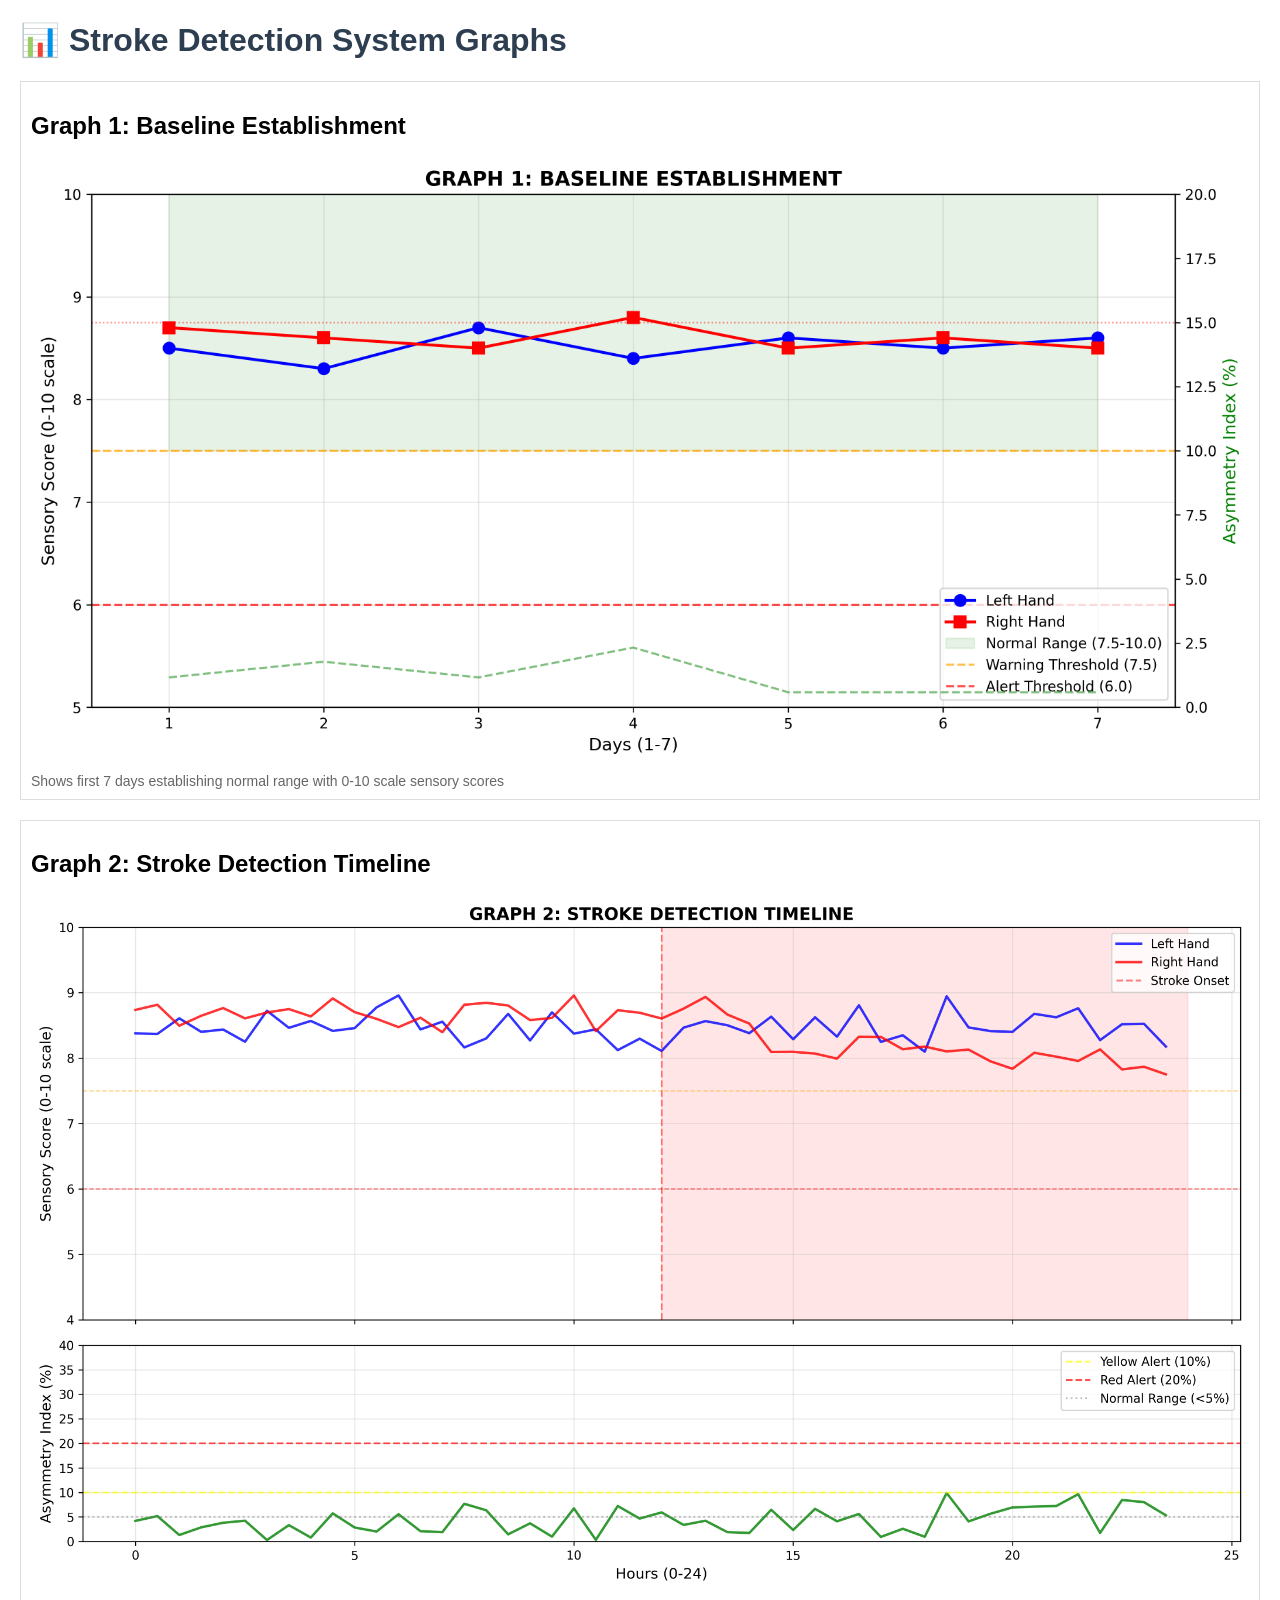
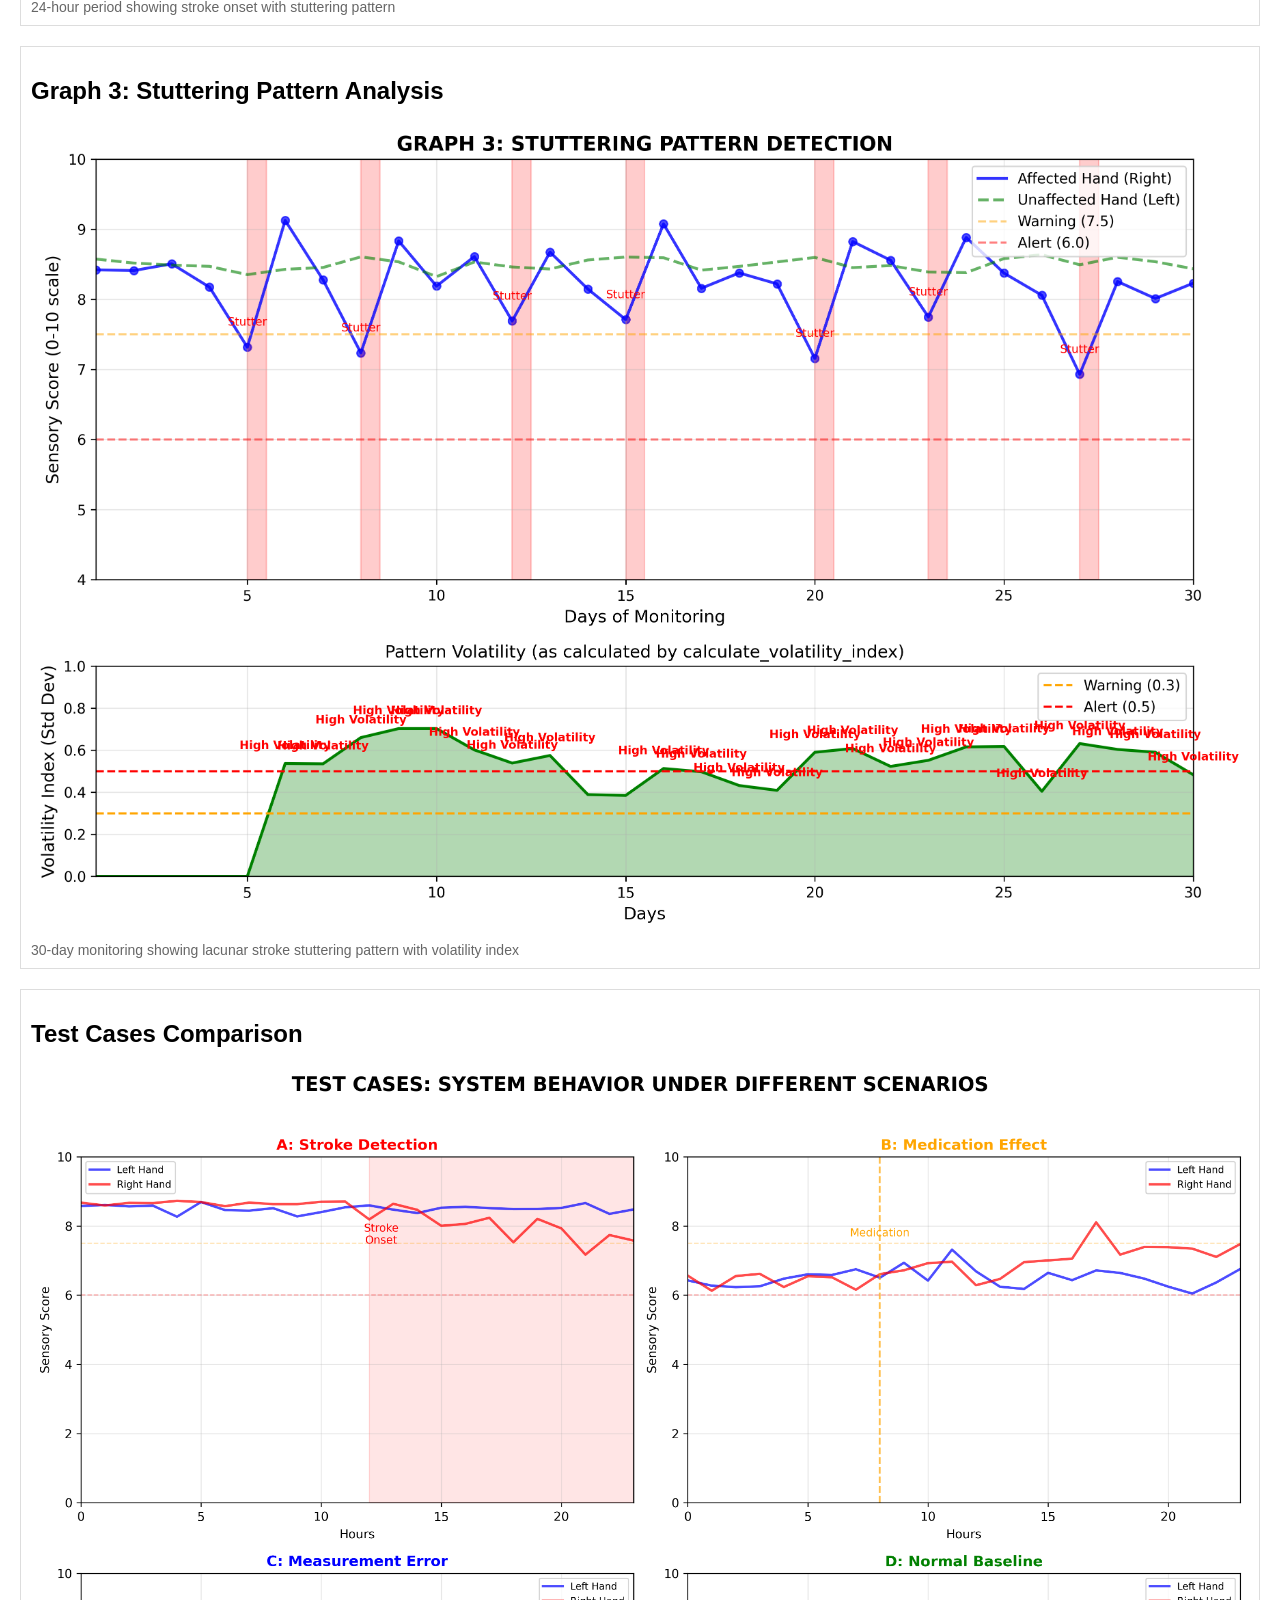
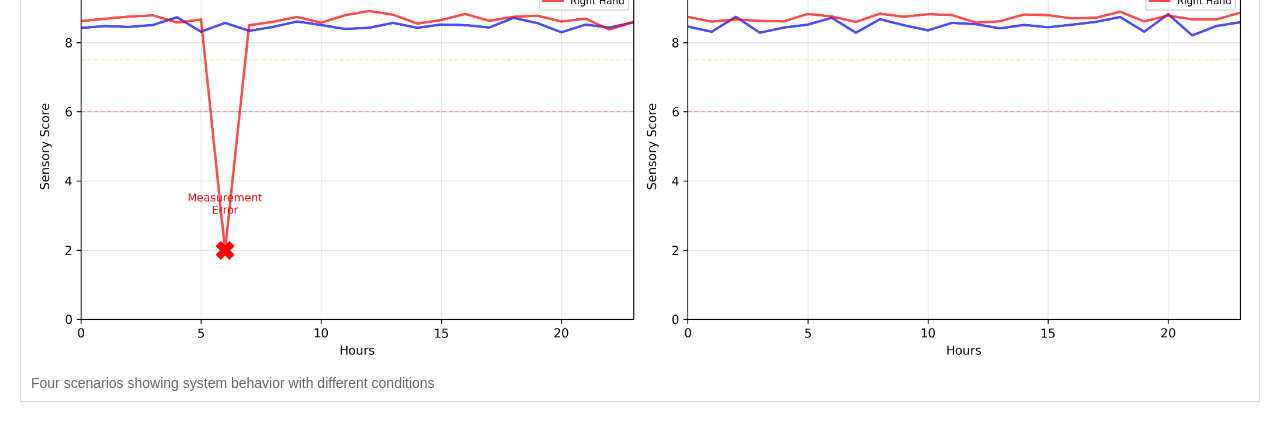
<file: tests/graphs_output/index.html>
<!DOCTYPE html>
<html>
<head>
    <title>Stroke Detection System Graphs</title>
    <style>
        body { font-family: Arial, sans-serif; margin: 20px; }
        h1 { color: #2c3e50; }
        .graph { margin: 20px 0; border: 1px solid #ddd; padding: 10px; }
        .graph img { max-width: 100%; height: auto; }
        .caption { color: #666; font-size: 14px; margin-top: 5px; }
    </style>
</head>
<body>
    <h1>📊 Stroke Detection System Graphs</h1>

    <div class="graph">
        <h2>Graph 1: Baseline Establishment</h2>
        <img src="graph1_baseline.png" alt="Baseline Graph">
        <div class="caption">Shows first 7 days establishing normal range with 0-10 scale sensory scores</div>
    </div>
    
    <div class="graph">
        <h2>Graph 2: Stroke Detection Timeline</h2>
        <img src="graph2_stroke_timeline.png" alt="Stroke Timeline Graph">
        <div class="caption">24-hour period showing stroke onset with stuttering pattern</div>
    </div>
    
    <div class="graph">
        <h2>Graph 3: Stuttering Pattern Analysis</h2>
        <img src="graph3_stuttering_corrected.png" alt="Stuttering Pattern Graph">
        <div class="caption">30-day monitoring showing lacunar stroke stuttering pattern with volatility index</div>
    </div>
    
    <div class="graph">
        <h2>Test Cases Comparison</h2>
        <img src="test_cases_corrected.png" alt="Test Cases Graph">
        <div class="caption">Four scenarios showing system behavior with different conditions</div>
    </div>
</body>
</html>
</file>
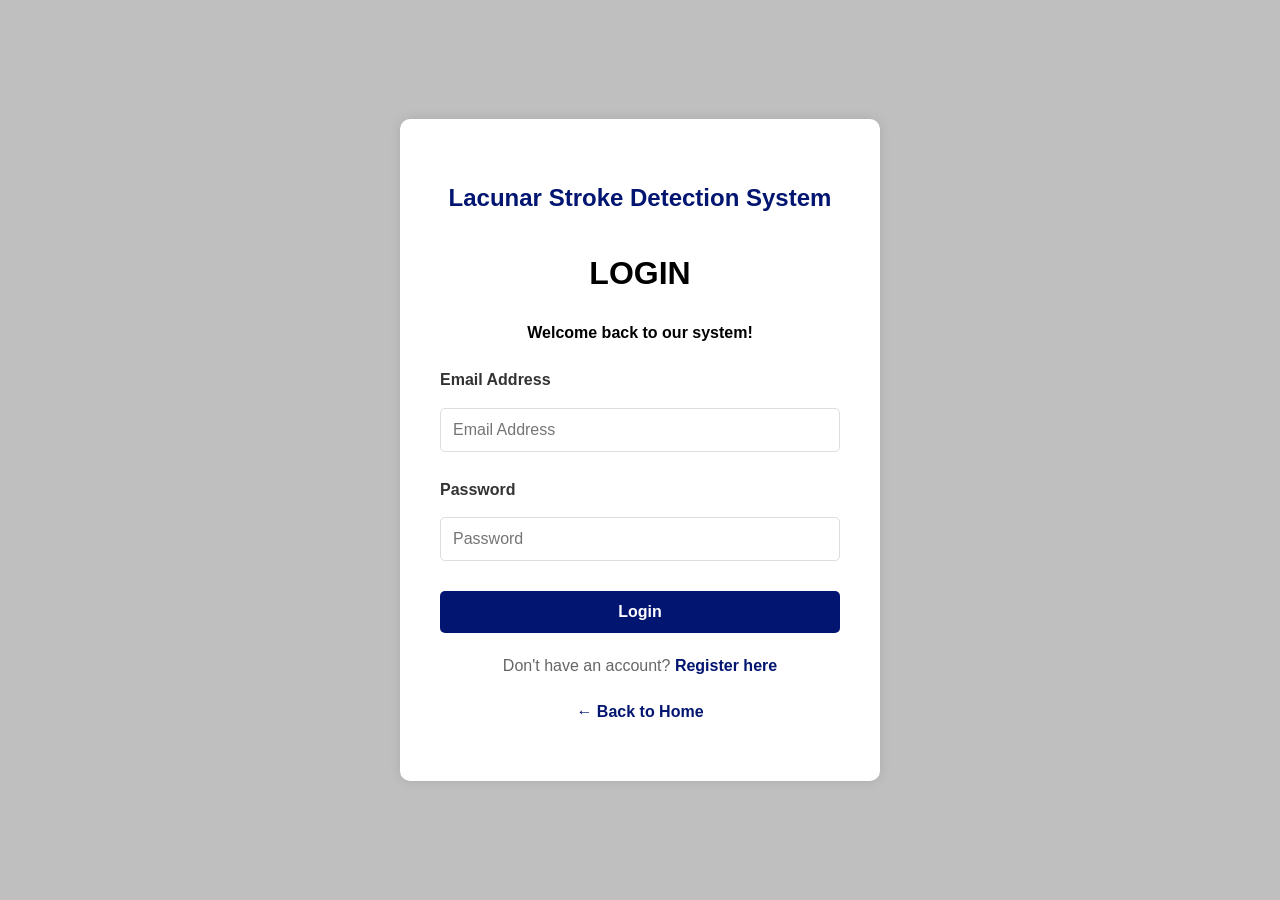
<file: src/web/templates/login.html>
<!DOCTYPE html>
<html lang="en">
<head>
    <meta charset="UTF-8">
    <title>Login - Lacunar Stroke Detection</title>
    <link rel="stylesheet" href="../static/style.css">
    <style>
        body {
            background-color: #bfbfbf;
            display: flex;
            justify-content: center;
            align-items: center;
            height: 100vh;
            margin: 0;
            font-family: Arial, sans-serif;
        }

        .login-container {
            background-color: white;
            padding: 40px;
            border-radius: 10px;
            box-shadow: 0 0 12px rgba(0,0,0,0.1);
            width: 400px;
            text-align: center;
        }

        .login-container h2 {
            color: #021571;
            margin-bottom: 30px;
        }

        .login-container input {
            width: 100%;
            padding: 12px;
            margin: 10px 0;
            border: 1px solid #ddd;
            border-radius: 5px;
            box-sizing: border-box;
            font-size: 16px;
        }

        .login-container button {
            width: 100%;
            padding: 12px;
            background-color: #021571;
            color: white;
            border: none;
            border-radius: 5px;
            font-size: 16px;
            cursor: pointer;
            margin-top: 20px;
        }

        .login-container button:hover {
            background-color: #ff4800;
        }

        .login-container p {
            margin-top: 20px;
            color: #666;
        }

        .login-container a {
            color: #021571;
            text-decoration: none;
            font-weight: bold;
        }

        .login-container a:hover {
            text-decoration: underline;
        }

        .error-message {
            color: #ff0000;
            background-color: #ffe6e6;
            padding: 10px;
            border-radius: 5px;
            margin-bottom: 15px;
            display: none;
        }

        .error-message.show {
            display: block;
        }

        form label {
            display: block;
            margin-bottom: 5px;
            font-weight: bold;
            color: #333;
            font-size: 16px;
            text-align: left;
        }
    </style>
</head>
<body>
<div class="login-container">
    <h2>Lacunar Stroke Detection System</h2>
    <h1><b>LOGIN</b></h1>
    <h4>Welcome back to our system!</h4>

    <div id="errorMessage" class="error-message"></div>

    <form id="loginForm" action="/login" method="post">
        <label>Email Address</label>
        <input type="email" name="email" placeholder="Email Address" required>

        <label>Password</label>
        <input type="password" name="password" placeholder="Password" required>
        <button type="submit">Login</button>
    </form>

    <p>Don't have an account? <a href="/register">Register here</a></p>
    <p><a href="/">← Back to Home</a></p>
</div>

<script>
    document.getElementById('loginForm').addEventListener('submit', async function(e) {
        e.preventDefault();

        const formData = new FormData(this);
        const errorDiv = document.getElementById('errorMessage');

        try {
            const response = await fetch('/login', {
                method: 'POST',
                body: formData
            });

            const data = await response.json();

            if (data.success) {
                window.location.href = data.redirect;
            } else {
                errorDiv.textContent = data.message || 'Login failed';
                errorDiv.classList.add('show');
            }
        } catch (error) {
            errorDiv.textContent = 'Network error. Please try again.';
            errorDiv.classList.add('show');
        }
    });
</script>
</body>
</html>
</file>
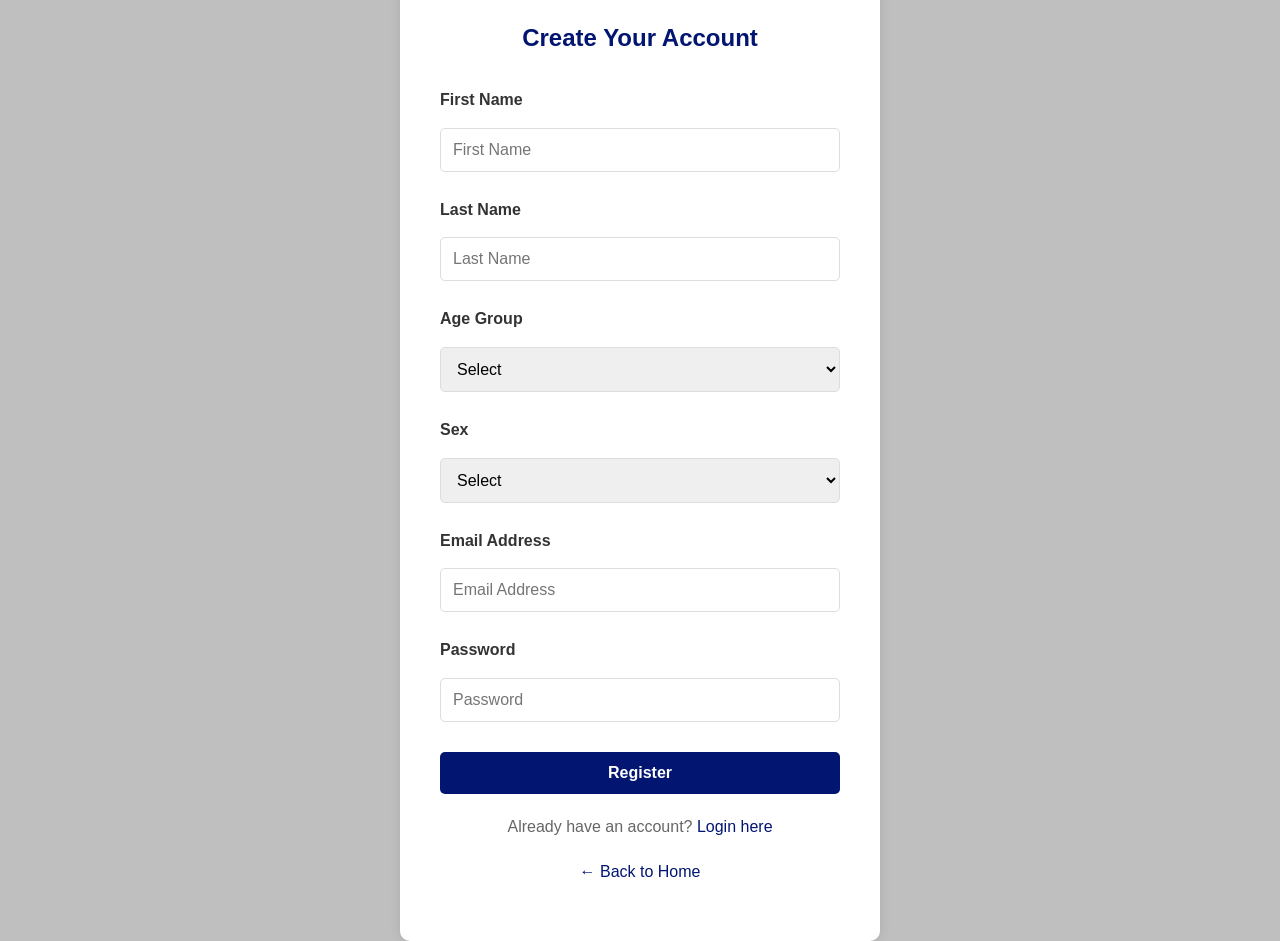
<file: src/web/templates/register.html>
<!DOCTYPE html>
<html lang="en">
<head>
    <meta charset="UTF-8">
    <title>Register - Lacunar Stroke Detection</title>
    <link rel="stylesheet" href="../static/style.css">
    <style>
        body {
            background-color: #bfbfbf;
            display: flex;
            justify-content: center;
            align-items: center;
            height: 100vh;
            margin: 0;
            font-family: Arial, sans-serif;
        }

        .register-container {
            background-color: white;
            padding: 40px;
            border-radius: 10px;
            box-shadow: 0 0 12px rgba(0,0,0,0.1);
            width: 400px;
            text-align: center;
        }

        .register-container h2 {
            color: #021571;
            margin-bottom: 30px;
        }

        .register-container input,
        .register-container select {
            width: 100%;
            padding: 12px;
            margin: 10px 0;
            border: 1px solid #ddd;
            border-radius: 5px;
            box-sizing: border-box;
            font-size: 16px;
        }

        .register-container button {
            width: 100%;
            padding: 12px;
            background-color: #021571;
            color: white;
            border: none;
            border-radius: 5px;
            font-size: 16px;
            cursor: pointer;
            margin-top: 20px;
        }

        .register-container button:hover {
            background-color: #ff4800;
        }

        .register-container p {
            margin-top: 20px;
            color: #666;
        }

        .register-container a {
            color: #021571;
            text-decoration: none;
        }

        .register-container a:hover {
            text-decoration: underline;
        }

        .error-message {
            color: #ff0000;
            background-color: #ffe6e6;
            padding: 10px;
            border-radius: 5px;
            margin-bottom: 15px;
            display: none;
        }

        .error-message.show {
            display: block;
        }

        form {
            text-align: left;
        }

        form label {
            display: block;
            margin-bottom: 5px;
            font-weight: bold;
            color: #333;
            font-size: 16px;
            text-align: left;
        }
    </style>
</head>
<body>
<div class="register-container">
    <h2><b>Create Your Account</b></h2>

    <div id="errorMessage" class="error-message"></div>

    <form id="registerForm" action="/register" method="post">
        <label>First Name</label>
        <input type="text" name="firstName" placeholder="First Name" required>

        <label>Last Name</label>
        <input type="text" name="lastName" placeholder="Last Name" required>

        <label>Age Group</label>
        <select name="age" required>
            <option value="" disabled selected>Select</option>
            <option value="30-39">30-39</option>
            <option value="40–49">40–49</option>
            <option value="50–59">50–59</option>
            <option value="60–69">60–69</option>
            <option value="70–79">70–79</option>
            <option value="80+">80+</option>
        </select>

        <label>Sex</label>
        <select name="sex" required>
            <option value="" disabled selected>Select</option>
            <option value="Male">Male</option>
            <option value="Female">Female</option>
        </select>

        <label>Email Address</label>
        <input type="email" name="email" placeholder="Email Address" required>

        <label>Password</label>
        <input type="password" name="password" placeholder="Password" required>
        <button type="submit">Register</button>
    </form>

    <p>Already have an account? <a href="/login">Login here</a></p>
    <p><a href="/">← Back to Home</a></p>
</div>

<script>
    document.getElementById('registerForm').addEventListener('submit', async function(e) {
        e.preventDefault();

        const formData = new FormData(this);
        const errorDiv = document.getElementById('errorMessage');

        try {
            const response = await fetch('/register', {
                method: 'POST',
                body: formData
            });

            const data = await response.json();

            if (data.success) {
                window.location.href = data.redirect;
            } else {
                errorDiv.textContent = data.message || 'Registration failed';
                errorDiv.classList.add('show');
            }
        } catch (error) {
            errorDiv.textContent = 'Network error. Please try again.';
            errorDiv.classList.add('show');
        }
    });
</script>
</body>
</html>
</file>
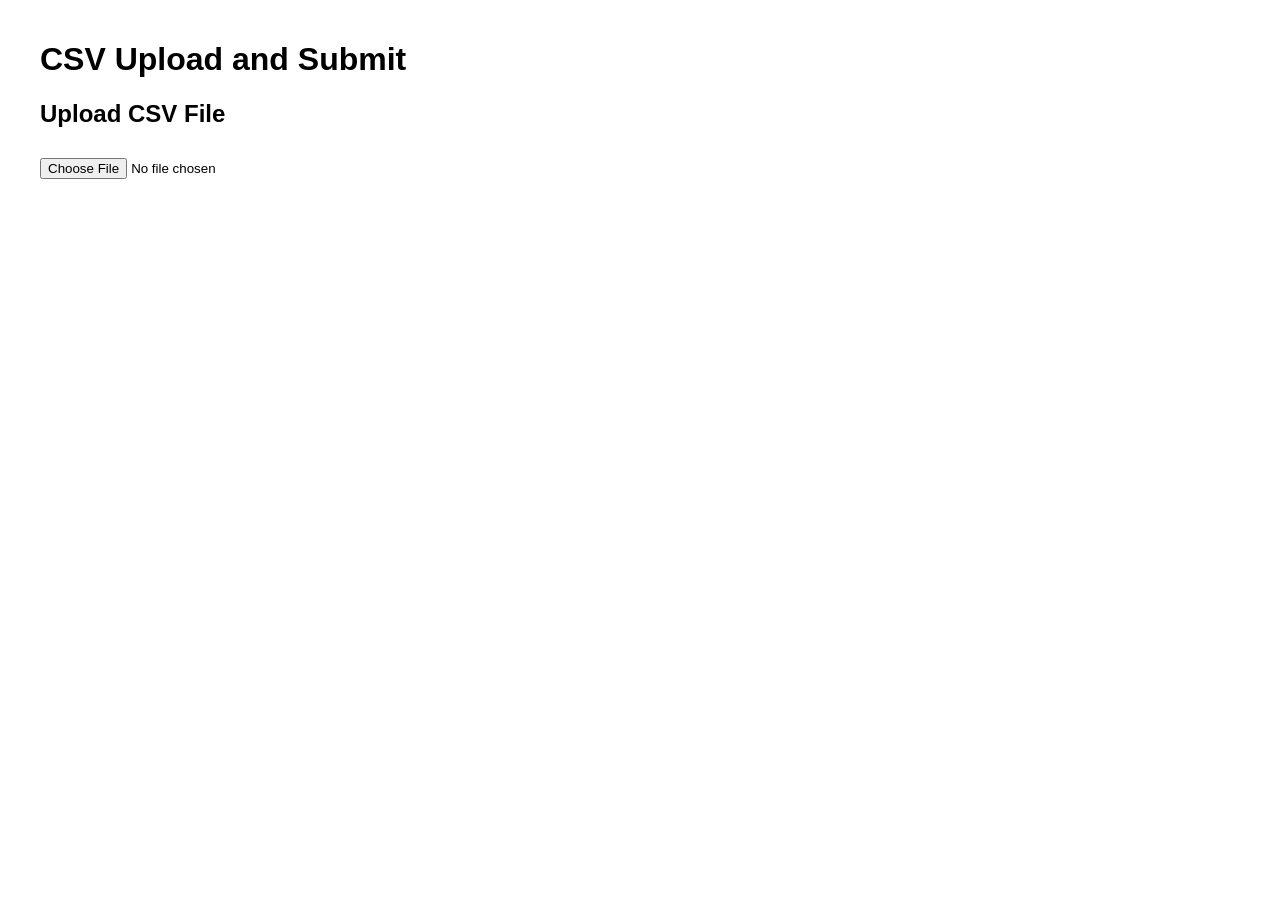
<file: src/web/templates/upload_dataset.html>
<!DOCTYPE html>
<html lang="en">
<head>
    <meta charset="UTF-8">
    <title>CSV Upload</title>
    <style>
        body {
            font-family: Arial, sans-serif;
            max-width: 1200px;
            margin: 0 auto;
            padding: 20px;
        }

        .upload-section {
            margin: 20px 0;
        }

        input[type="file"] {
            margin: 10px 0;
        }

        table {
            width: 100%;
            border-collapse: collapse;
            margin: 20px 0;
            display: none;
        }

        table.show {
            display: table;
        }

        th, td {
            border: 1px solid #ddd;
            padding: 8px;
            text-align: left;
        }

        th {
            background-color: #4CAF50;
            color: white;
        }

        tr:nth-child(even) {
            background-color: #f2f2f2;
        }

        button {
            background-color: #4CAF50;
            color: white;
            padding: 10px 20px;
            border: none;
            cursor: pointer;
            font-size: 16px;
            margin: 10px 0;
            display: none;
        }

        button.show {
            display: inline-block;
        }

        button:hover {
            background-color: #45a049;
        }

        button:disabled {
            background-color: #cccccc;
            cursor: not-allowed;
        }

        .message {
            padding: 10px;
            margin: 10px 0;
            border-radius: 4px;
        }

        .success {
            background-color: #d4edda;
            color: #155724;
            border: 1px solid #c3e6cb;
        }

        .error {
            background-color: #f8d7da;
            color: #721c24;
            border: 1px solid #f5c6cb;
        }
    </style>
</head>
<body>

<h1>CSV Upload and Submit</h1>

<div class="upload-section">
    <h2>Upload CSV File</h2>
    <input type="file" id="csvFile" accept=".csv"/>
</div>

<div id="messageContainer"></div>

<table id="dataTable">
    <thead id="tableHeader"></thead>
    <tbody id="tableBody"></tbody>
</table>

<button id="submitBtn" onclick="submitData()">Submit to Backend</button>

<script>
    let csvData = [];

    document.getElementById('csvFile').addEventListener('change', function (e) {
        const file = e.target.files[0];
        if (!file) return;

        const reader = new FileReader();
        reader.onload = function (e) {
            const text = e.target.result;
            parseCSV(text);
        };
        reader.readAsText(file);
    });

    function parseCSV(text) {
        const lines = text.split('\n').filter(line => line.trim() !== '');
        if (lines.length === 0) {
            showMessage('CSV file is empty', 'error');
            return;
        }

        csvData = [];
        const headers = lines[0].split(',').map(h => h.trim());

        for (let i = 1; i < lines.length; i++) {
            const values = lines[i].split(',').map(v => v.trim());
            const row = {};
            headers.forEach((header, index) => {
                row[header] = values[index] || '';
            });
            csvData.push(row);
        }

        displayTable(headers, csvData);
        showMessage('CSV loaded successfully! ' + csvData.length + ' rows found.', 'success');
    }

    function displayTable(headers, data) {
        const table = document.getElementById('dataTable');
        const thead = document.getElementById('tableHeader');
        const tbody = document.getElementById('tableBody');

        // Clear existing content
        thead.innerHTML = '';
        tbody.innerHTML = '';

        // Create header row
        const headerRow = document.createElement('tr');
        headers.forEach(header => {
            const th = document.createElement('th');
            th.textContent = header;
            headerRow.appendChild(th);
        });
        thead.appendChild(headerRow);

        // Create data rows
        data.forEach(row => {
            const tr = document.createElement('tr');
            headers.forEach(header => {
                const td = document.createElement('td');
                td.textContent = row[header] || '';
                tr.appendChild(td);
            });
            tbody.appendChild(tr);
        });

        // Show table and submit button
        table.classList.add('show');
        document.getElementById('submitBtn').classList.add('show');
    }

    function submitData() {
        if (csvData.length === 0) {
            showMessage('No data to submit', 'error');
            return;
        }

        const submitBtn = document.getElementById('submitBtn');
        submitBtn.disabled = true;
        submitBtn.textContent = 'Submitting...';

        console.log(csvData)
        fetch('/api/upload-csv', {
            method: 'POST',
            headers: {
                'Content-Type': 'application/json',
            },
            body: JSON.stringify({data: csvData})
        })
            .then(response => response.json())
            .then(data => {
                showMessage('Data submitted successfully!', 'success');
                console.log('Success:', data);
            })
            .catch((error) => {
                showMessage('Error submitting data: ' + error.message, 'error');
                console.error('Error:', error);
            })
            .finally(() => {
                submitBtn.disabled = false;
                submitBtn.textContent = 'Submit to Backend';
            });
    }

    function showMessage(message, type) {
        const container = document.getElementById('messageContainer');
        container.innerHTML = `<div class="message ${type}">${message}</div>`;
        setTimeout(() => {
            container.innerHTML = '';
        }, 5000);
    }
</script>

</body>
</html>
</file>
<file: src/web/static/style.css>
/* style.css - Complete Version */

/* Base Styles */
body {
    font-family: Arial, sans-serif;
    background-color: #eef2f3;
    margin: 0;
    line-height: 1.6;
}

/* Loading Screen */
.spinner {
    border: 5px solid rgba(255, 255, 255, 0.1);
    border-top: 5px solid #fff;
    border-radius: 50%;
    width: 50px;
    height: 50px;
    animation: spin 1s linear infinite;
}

@keyframes spin {
    0% { transform: rotate(0deg); }
    100% { transform: rotate(360deg); }
}

#loading {
    background-color: #030617;
    background-image: url("../static/img/lacunar_pc.png");
    background-size: contain;
    background-repeat: no-repeat;
    background-position: center;
    z-index: 9999;
    height: 100vh;
    display: flex;
    justify-content: center;
    align-items: center;
}

@media (max-width: 1000px) {
    #loading {
        background-image: url("../static/img/lacunar_mobile.png");
        background-size: cover;
    }
}

/* Main Container */
.main-container {
    max-width: 800px;
    margin: 80px auto 30px;
    padding: 0 20px;
}

/* Nav Bar */
.navbar {
    position: fixed;
    top: 0;
    width: 100%;
    height: 60px;
    background-color: #021571;
    color: white;
    display: flex;
    justify-content: space-between;
    align-items: center;
    padding: 0 25px;
    box-sizing: border-box;
    z-index: 1000;
}

.nav-title {
    font-size: 18px;
    font-weight: bold;
}

.nav-links a {
    color: white;
    text-decoration: none;
    margin-left: 20px;
    font-weight: bold;
}

.nav-links a:hover {
    text-decoration: underline;
    color: #ff4800;
}

/* Form Container */
.form-container {
    background-color: white;
    padding: 30px;
    border-radius: 10px;
    box-shadow: 0 5px 15px rgba(0,0,0,0.1);
    margin-bottom: 30px;
}

/* Login Prompt Container */
.login-prompt {
    text-align: center;
    background-color: white;
    padding: 40px 30px;
    border-radius: 10px;
    box-shadow: 0 5px 15px rgba(0,0,0,0.1);
    margin-top: 40px;
}

.prompt-card {
    max-width: 500px;
    margin: 0 auto;
}

/* Typography */
h2 {
    text-align: center;
    margin-bottom: 20px;
    color: #021571;
}

h3 {
    margin-bottom: 15px;
    color: #0078D7;
}

.welcome-message {
    color: #021571;
    font-size: 16px;
    margin-bottom: 25px;
    text-align: center;
    padding: 10px;
    background: #f8f9fa;
    border-radius: 5px;
}

.instruction {
    color: #6c757d;
    font-size: 14px;
    margin-bottom: 25px;
    padding: 15px;
    background: #f8f9fa;
    border-radius: 5px;
    line-height: 1.6;
}

/* Form Sections */
.form-section {
    border-bottom: 1px solid #ddd;
    padding-bottom: 20px;
    margin-bottom: 20px;
}

.form-section:last-child {
    border-bottom: none;
    margin-bottom: 0;
}

label {
    display: block;
    margin-top: 15px;
    font-weight: bold;
    color: #333;
}

input, select {
    width: 100%;
    padding: 10px;
    margin-top: 5px;
    box-sizing: border-box;
    border: 1px solid #ddd;
    border-radius: 5px;
    font-size: 16px;
}

input:focus, select:focus {
    outline: none;
    border-color: #021571;
    box-shadow: 0 0 0 2px rgba(2, 21, 113, 0.1);
}

/* Radio Groups */
.radio-group {
    display: flex;
    gap: 20px;
    margin-top: 5px;
}

.radio-group label {
    display: flex;
    align-items: center;
    gap: 5px;
    margin-top: 5px;
}

.radio-group input[type="radio"] {
    width: auto;
    margin-right: 5px;
}

/* Sensory Sliders */
.sensor-group {
    display: flex;
    flex-direction: column;
    gap: 30px;
}

.sensor-item {
    padding: 20px;
    background: #f8f9fa;
    border-radius: 8px;
    border-left: 4px solid #021571;
}

.slider-container {
    display: flex;
    align-items: center;
    gap: 15px;
    margin: 15px 0;
}

input[type="range"] {
    flex: 1;
    height: 8px;
    border-radius: 4px;
    background: #e9ecef;
    outline: none;
    -webkit-appearance: none;
}

input[type="range"]::-webkit-slider-thumb {
    -webkit-appearance: none;
    width: 20px;
    height: 20px;
    border-radius: 50%;
    background: #021571;
    cursor: pointer;
    border: 3px solid white;
    box-shadow: 0 2px 5px rgba(0,0,0,0.2);
}

.slider-value {
    min-width: 40px;
    text-align: center;
    font-weight: bold;
    font-size: 18px;
    color: #021571;
}

.sensor-help {
    display: flex;
    justify-content: space-between;
    margin-top: 10px;
    font-size: 12px;
    color: #6c757d;
}

.low-indicator {
    color: #dc3545;
    font-weight: bold;
}

.mid-indicator {
    color: #ffc107;
    font-weight: bold;
}

.high-indicator {
    color: #28a745;
    font-weight: bold;
}

/* Buttons */
button, .btn-primary, .btn-secondary {
    padding: 12px 30px;
    border-radius: 5px;
    font-size: 16px;
    font-weight: bold;
    cursor: pointer;
    transition: all 0.3s;
    text-align: center;
    text-decoration: none;
    display: inline-block;
    border: none;
}

button {
    width: 100%;
    padding: 15px;
    background-color: #021571;
    color: white;
    margin-top: 20px;
}

button:hover {
    background-color: #ff4800;
}

.predict-btn {
    background: linear-gradient(135deg, #021571 0%, #1a3cc0 100%);
    font-size: 18px;
    margin: 30px 0 20px;
    border-radius: 8px;
}

.predict-btn:hover {
    background: linear-gradient(135deg, #ff4800 0%, #ff6a33 100%);
    transform: translateY(-2px);
    box-shadow: 0 5px 15px rgba(255, 72, 0, 0.3);
}

/* Action Buttons */
.action-buttons {
    display: flex;
    gap: 20px;
    justify-content: center;
    margin: 30px 0;
}

.btn-primary {
    background: #021571;
    color: white;
    border: 2px solid #021571;
}

.btn-primary:hover {
    background: #ff4800;
    border-color: #ff4800;
    transform: translateY(-2px);
}

.btn-secondary {
    background: white;
    color: #021571;
    border: 2px solid #021571;
}

.btn-secondary:hover {
    background: #021571;
    color: white;
    transform: translateY(-2px);
}

/* Features List */
.features {
    margin-top: 30px;
    text-align: left;
    background: #f8f9fa;
    padding: 20px;
    border-radius: 8px;
}

.features h4 {
    color: #021571;
    margin-bottom: 15px;
    text-align: center;
}

.features ul {
    list-style: none;
    padding: 0;
}

.features li {
    padding: 8px 0;
    color: #666;
    position: relative;
    padding-left: 25px;
}

.features li:before {
    content: "✓";
    position: absolute;
    left: 0;
    color: #28a745;
    font-weight: bold;
}

/* Dashboard Link */
.dashboard-link {
    text-align: center;
    margin-top: 20px;
}

.dashboard-link a {
    color: #021571;
    text-decoration: none;
    font-weight: bold;
    font-size: 16px;
    padding: 10px 20px;
    border: 2px solid #021571;
    border-radius: 5px;
    display: inline-block;
    transition: all 0.3s;
}

.dashboard-link a:hover {
    background: #021571;
    color: white;
    text-decoration: none;
}

/* Result Area */
#result {
    margin-top: 20px;
    text-align: center;
    font-weight: bold;
}

/* Error Container (for error.html) */
.error-container {
    max-width: 600px;
    margin: 100px auto;
    padding: 40px;
    background: white;
    border-radius: 10px;
    box-shadow: 0 5px 15px rgba(0,0,0,0.1);
    text-align: center;
}

.error-icon {
    font-size: 64px;
    margin-bottom: 20px;
    color: #dc3545;
}

.error-title {
    color: #dc3545;
    margin-bottom: 20px;
}

.error-message {
    color: #666;
    margin-bottom: 30px;
    line-height: 1.6;
}

/* Responsive Design */
@media (max-width: 768px) {
    .form-container, .login-prompt {
        padding: 20px;
        margin: 70px 15px 20px;
    }

    .navbar {
        padding: 0 15px;
        height: 50px;
    }

    .nav-title {
        font-size: 16px;
    }

    .nav-links a {
        margin-left: 10px;
        font-size: 14px;
    }

    .sensor-help {
        flex-direction: column;
        gap: 5px;
        align-items: center;
    }

    .action-buttons {
        flex-direction: column;
        align-items: center;
    }

    .btn-primary, .btn-secondary {
        width: 200px;
        max-width: 100%;
    }

    .slider-container {
        flex-direction: column;
        align-items: stretch;
    }

    .slider-value {
        align-self: center;
    }
}

@media (max-width: 480px) {
    .form-section {
        padding: 15px;
    }

    .sensor-item {
        padding: 15px;
    }

    h2 {
        font-size: 20px;
    }

    h3 {
        font-size: 18px;
    }

    .radio-group {
        flex-direction: column;
        gap: 10px;
    }
}

/* Print Styles */
@media print {
    .navbar, .dashboard-link, .action-buttons {
        display: none;
    }

    body {
        background: white;
    }

    .form-container, .login-prompt {
        box-shadow: none;
        border: 1px solid #ddd;
    }
}
</file>
